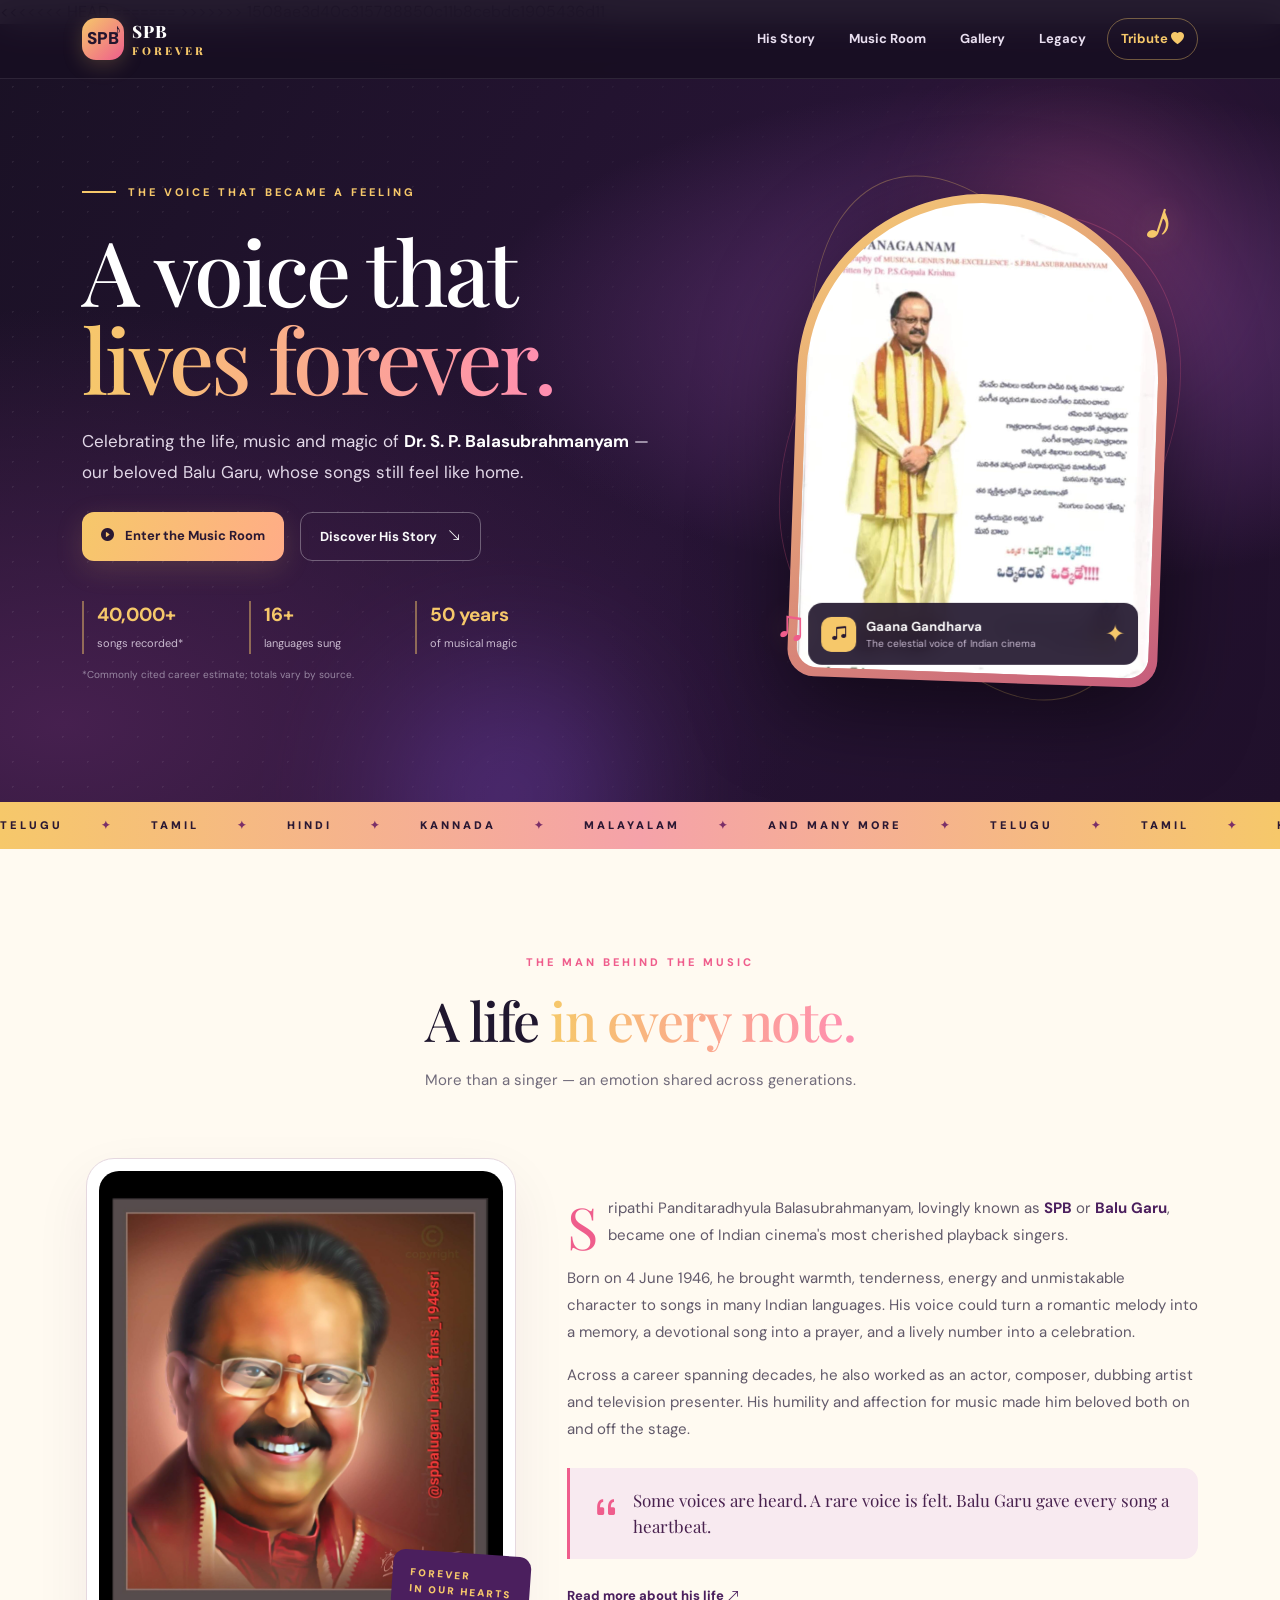
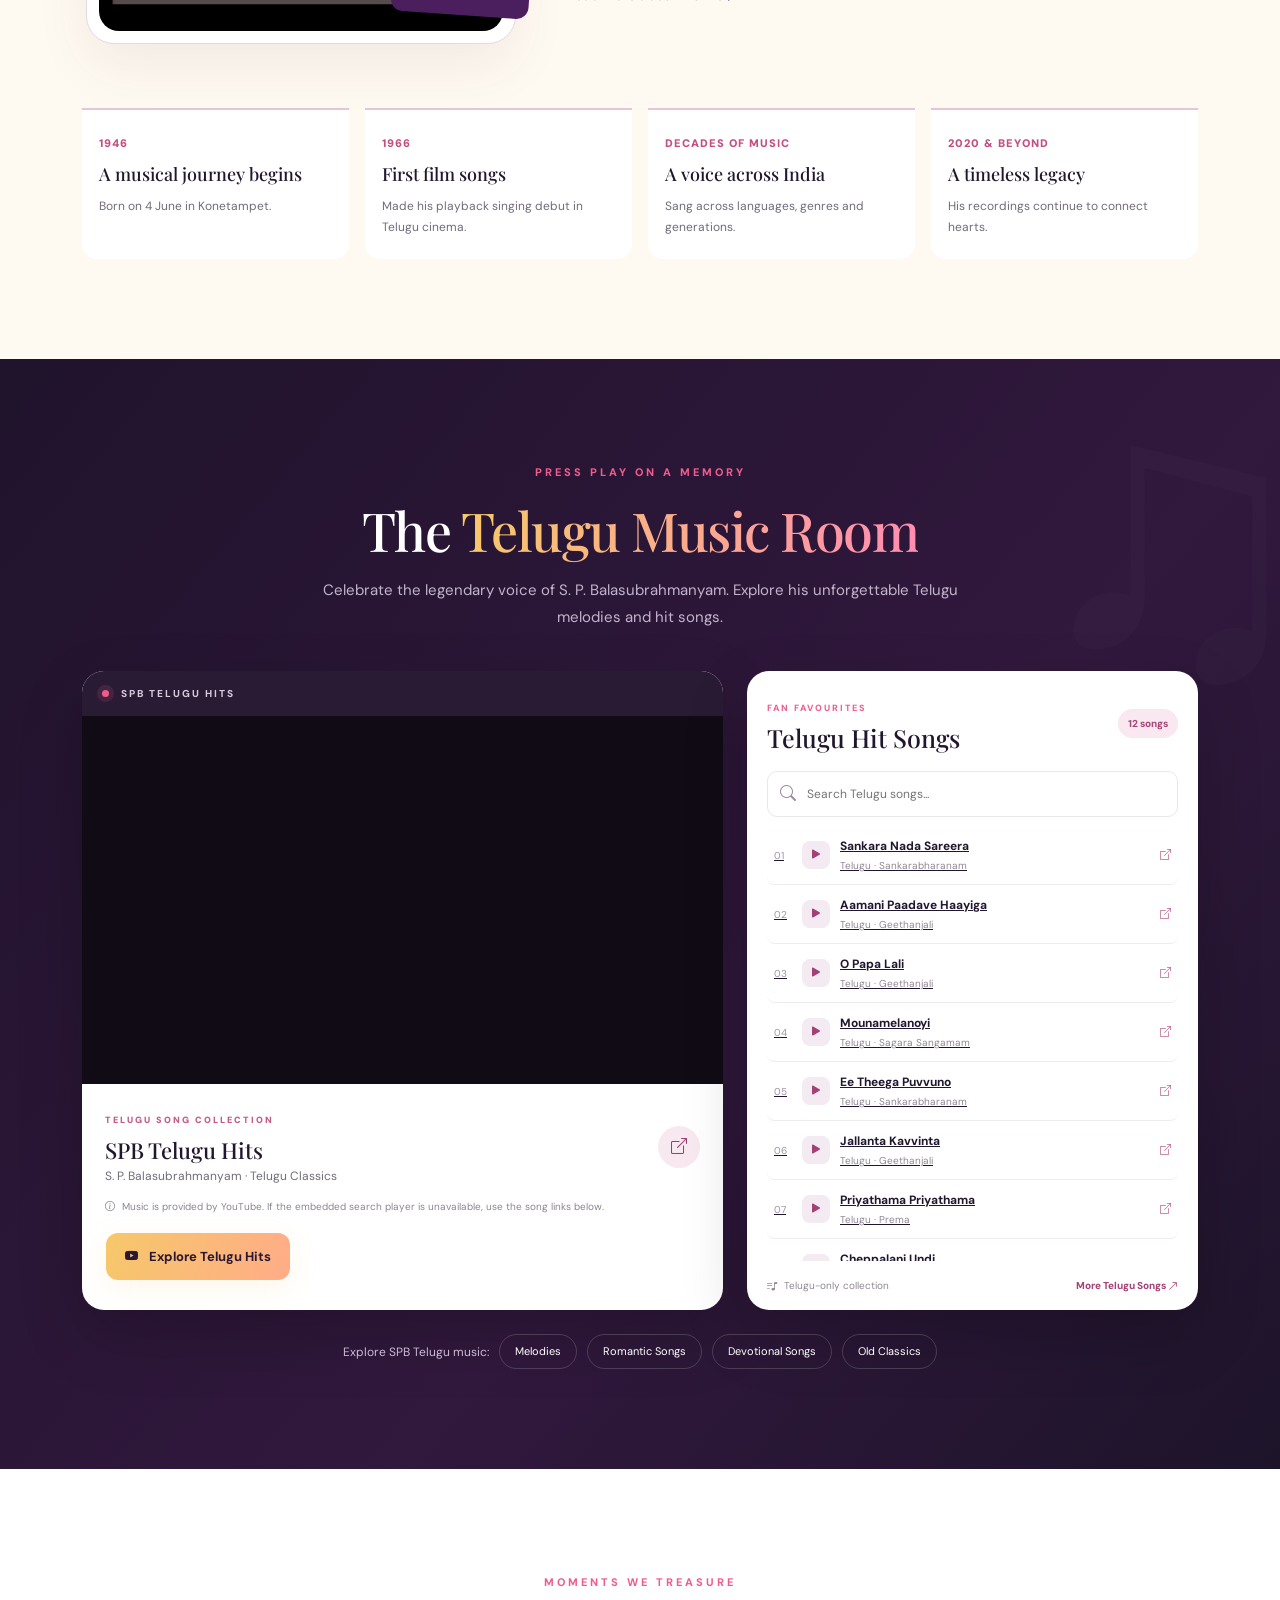
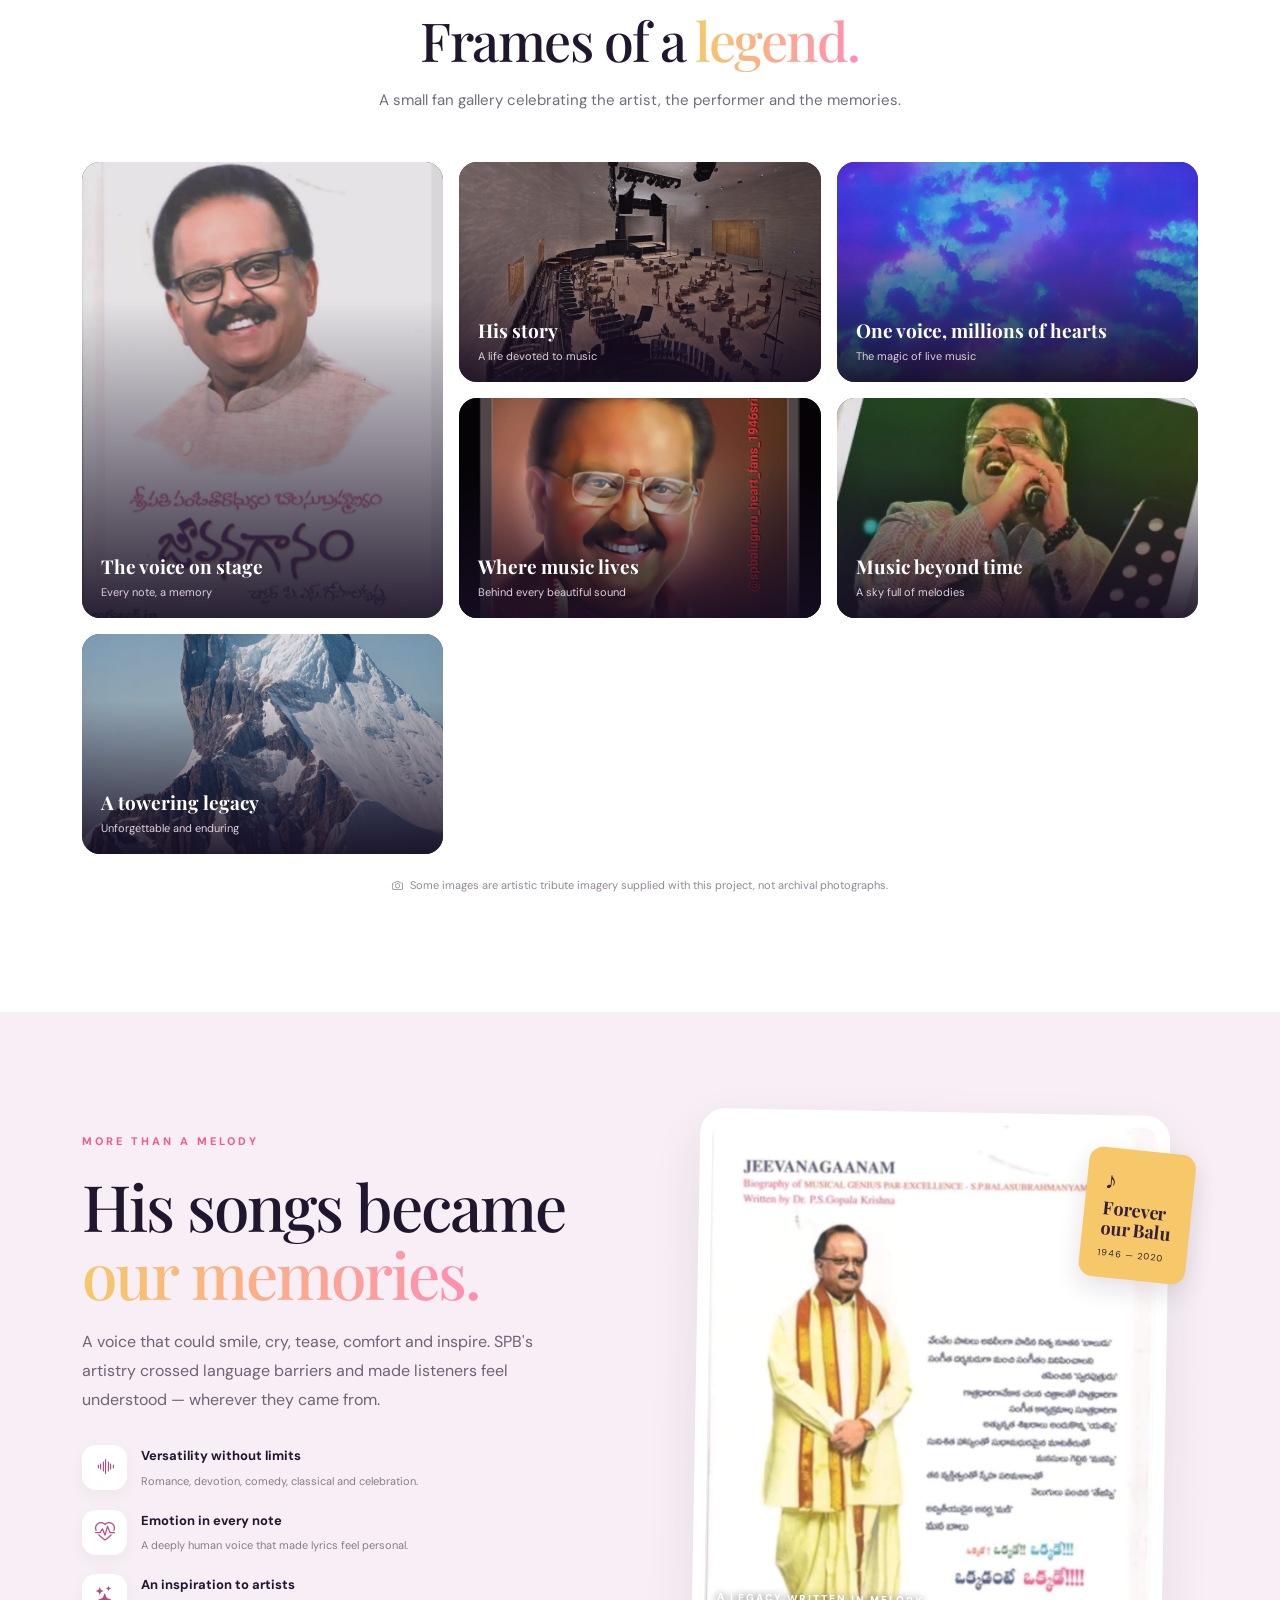
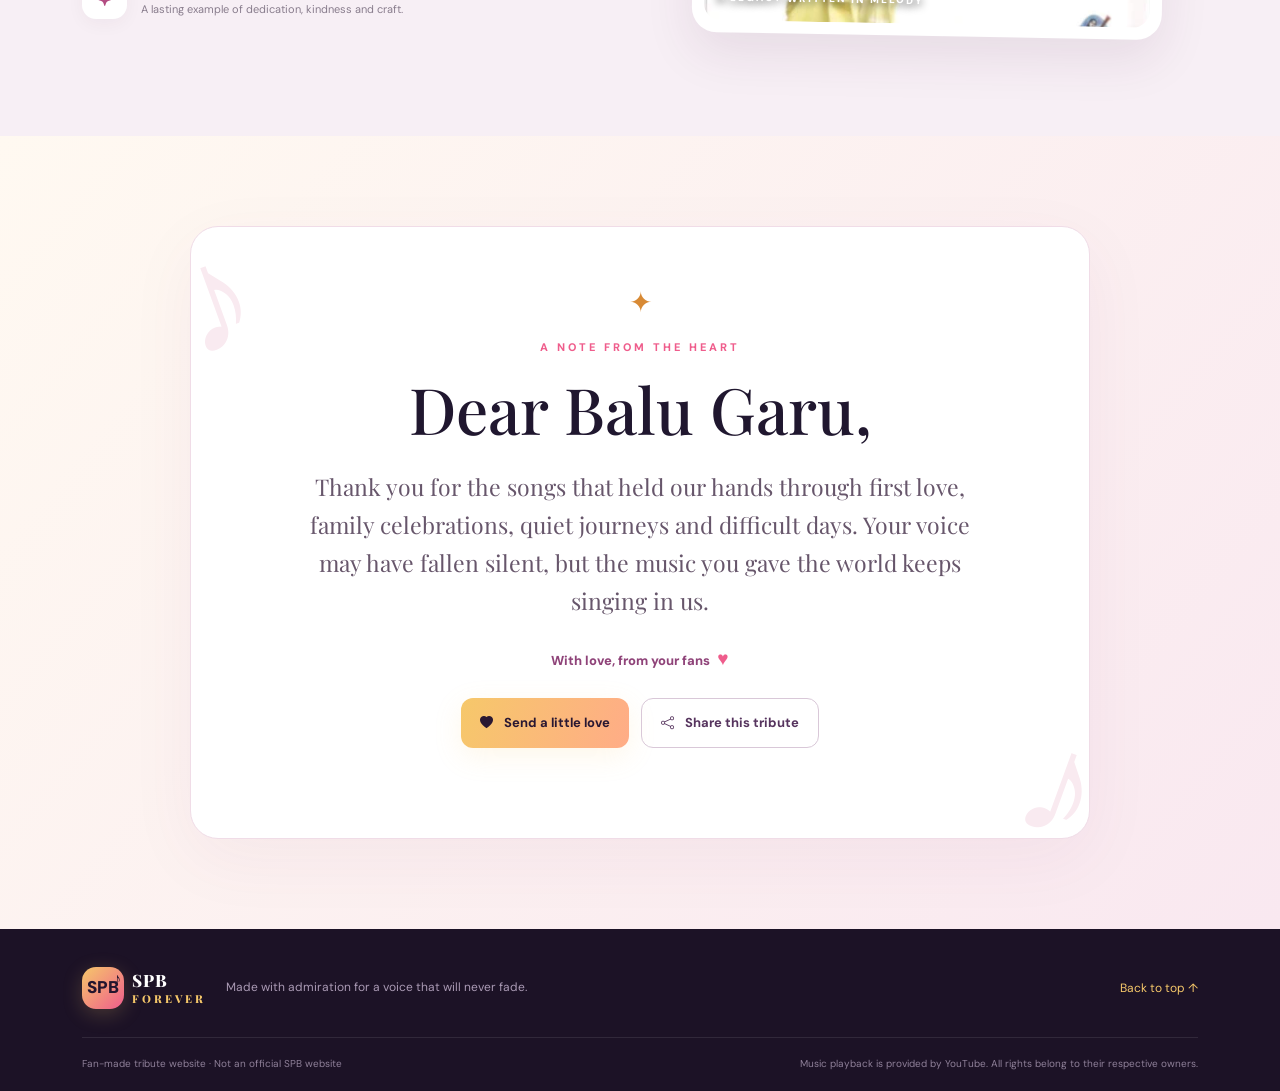
<file: index.html>
<!doctype html>
<html lang="en">
<head>
  <meta charset="utf-8">
  <meta name="viewport" content="width=device-width, initial-scale=1">
  <meta name="description" content="A colorful fan tribute to the legendary Indian playback singer S. P. Balasubrahmanyam.">
<<<<<<< HEAD
  <title>SPB Forever | A Musical Tribute To Great SPB</title>
=======
  <title>SPB Forever | A Musical Tribute</title>
>>>>>>> 1508ae3d40c315788850c11b8cebdc1905436d11

  <!-- Google Fonts -->
  <link rel="preconnect" href="https://fonts.googleapis.com">
  <link href="https://fonts.googleapis.com/css2?family=DM+Sans:wght@400;500;600;700&family=Playfair+Display:wght@600;700;800&display=swap" rel="stylesheet">

  <!-- Bootstrap CSS -->
  <link href="https://cdn.jsdelivr.net/npm/bootstrap@5.3.3/dist/css/bootstrap.min.css" rel="stylesheet">

  <!-- Bootstrap Icons -->
  <link href="https://cdn.jsdelivr.net/npm/bootstrap-icons@1.11.3/font/bootstrap-icons.min.css" rel="stylesheet">

  <!-- Our custom CSS -->
  <link rel="stylesheet" href="style.css">
</head>

<body>

<!-- ================= NAVIGATION BAR ================= -->
<nav class="navbar navbar-expand-lg navbar-dark fixed-top">
  <div class="container">

    <a class="navbar-brand d-flex align-items-center gap-2" href="#home">
      <span class="brand-mark">SPB<span>♪</span></span>
      <span class="brand-name">SPB <em>FOREVER</em></span>
    </a>

    <button class="navbar-toggler"
      type="button"
      data-bs-toggle="collapse"
      data-bs-target="#mainNav"
      aria-label="Toggle navigation">

      <span class="navbar-toggler-icon"></span>
    </button>

    <div class="collapse navbar-collapse" id="mainNav">
      <ul class="navbar-nav ms-auto align-items-lg-center gap-lg-2">

        <li class="nav-item">
          <a class="nav-link" href="#about">His Story</a>
        </li>

        <li class="nav-item">
          <a class="nav-link" href="#music">Music Room</a>
        </li>

        <li class="nav-item">
          <a class="nav-link" href="#gallery">Gallery</a>
        </li>

        <li class="nav-item">
          <a class="nav-link" href="#legacy">Legacy</a>
        </li>

        <li class="nav-item">
          <a class="nav-link nav-tribute" href="#tribute">
            Tribute <i class="bi bi-heart-fill"></i>
          </a>
        </li>

      </ul>
    </div>
  </div>
</nav>


<!-- ================= HERO / HOME SECTION ================= -->
<header class="hero" id="home">

  <div class="hero-glow glow-one"></div>
  <div class="hero-glow glow-two"></div>

  <div class="container hero-content">
    <div class="row align-items-center g-5">

      <div class="col-lg-7">

        <div class="eyebrow">
          <span class="eyebrow-line"></span>
          THE VOICE THAT BECAME A FEELING
        </div>

        <h1>
          A voice that<br>
          <span>lives forever.</span>
        </h1>

        <p class="hero-lead">
          Celebrating the life, music and magic of
          <strong>Dr. S. P. Balasubrahmanyam</strong> —
          our beloved Balu Garu, whose songs still feel like home.
        </p>

        <div class="d-flex flex-wrap gap-3 mt-4">

          <a class="btn btn-gold btn-lg" href="#music">
            <i class="bi bi-play-circle-fill me-2"></i>
            Enter the Music Room
          </a>

          <a class="btn btn-outline-light btn-lg" href="#about">
            Discover His Story
            <i class="bi bi-arrow-down-right ms-2"></i>
          </a>

        </div>

        <div class="hero-stats row g-3 mt-4">

          <div class="col-4">
            <div class="stat">
              <strong>40,000+</strong>
              <span>songs recorded*</span>
            </div>
          </div>

          <div class="col-4">
            <div class="stat">
              <strong>16+</strong>
              <span>languages sung</span>
            </div>
          </div>

          <div class="col-4">
            <div class="stat">
              <strong>50 years</strong>
              <span>of musical magic</span>
            </div>
          </div>

        </div>

        <p class="tiny-note">
          *Commonly cited career estimate; totals vary by source.
        </p>

      </div>

      <div class="col-lg-5">

        <div class="hero-portrait-wrap">

          <div class="portrait-orbit orbit-a"></div>
          <div class="portrait-orbit orbit-b"></div>

          <div class="portrait-card">

            <img
              src="Image1.jpg"
              alt="Portrait of S. P. Balasubrahmanyam"
              class="hero-portrait">

            <div class="portrait-caption">

              <span class="caption-icon">
                <i class="bi bi-music-note-beamed"></i>
              </span>

              <div>
                <strong>Gaana Gandharva</strong>
                <small>The celestial voice of Indian cinema</small>
              </div>

              <span class="caption-star">✦</span>

            </div>
          </div>

          <div class="floating-note note-top">♪</div>
          <div class="floating-note note-bottom">♫</div>

        </div>
      </div>

    </div>
  </div>

  <div class="hero-bottom-wave"></div>
</header>


<!-- ================= LANGUAGE ANIMATION ================= -->
<section class="ticker" aria-label="Languages">
  <div class="ticker-track">

    <span>TELUGU</span><i>✦</i>
    <span>TAMIL</span><i>✦</i>
    <span>HINDI</span><i>✦</i>
    <span>KANNADA</span><i>✦</i>
    <span>MALAYALAM</span><i>✦</i>
    <span>AND MANY MORE</span><i>✦</i>

    <span>TELUGU</span><i>✦</i>
    <span>TAMIL</span><i>✦</i>
    <span>HINDI</span><i>✦</i>
    <span>KANNADA</span><i>✦</i>

  </div>
</section>


<!-- ================= BIOGRAPHY SECTION ================= -->
<section class="section-pad about-section" id="about">

  <div class="container">

    <div class="section-heading text-center">
      <span class="section-kicker">THE MAN BEHIND THE MUSIC</span>
      <h2>A life <span>in every note.</span></h2>
      <p>More than a singer — an emotion shared across generations.</p>
    </div>

    <div class="row align-items-center g-5 mt-2">

      <div class="col-lg-5">
        <div class="about-image-frame">

          <img
            src="Image2.jpg"
            alt="Artistic portrait of Balu Garu">

          <span class="image-stamp">
            FOREVER<br>IN OUR HEARTS
          </span>

        </div>
      </div>

      <div class="col-lg-7">
        <div class="story-copy">

          <p class="dropcap">
            Sripathi Panditaradhyula Balasubrahmanyam, lovingly known as
            <strong>SPB</strong> or <strong>Balu Garu</strong>, became one of
            Indian cinema's most cherished playback singers.
          </p>

          <p>
            Born on 4 June 1946, he brought warmth, tenderness, energy and
            unmistakable character to songs in many Indian languages.
            His voice could turn a romantic melody into a memory, a devotional
            song into a prayer, and a lively number into a celebration.
          </p>

          <p>
            Across a career spanning decades, he also worked as an actor,
            composer, dubbing artist and television presenter. His humility
            and affection for music made him beloved both on and off the stage.
          </p>

          <div class="quote-inline">
            <i class="bi bi-quote"></i>
            <p>
              Some voices are heard. A rare voice is felt.
              Balu Garu gave every song a heartbeat.
            </p>
          </div>

          <a class="text-link"
            href="https://spbindia.com/about-spb/"
            target="_blank"
            rel="noopener">

            Read more about his life
            <i class="bi bi-arrow-up-right"></i>
          </a>

        </div>
      </div>

    </div>

    <!-- Career timeline -->
    <div class="timeline row g-3 mt-5">

      <div class="col-md-3">
        <div class="timeline-card">
          <span>1946</span>
          <h3>A musical journey begins</h3>
          <p>Born on 4 June in Konetampet.</p>
        </div>
      </div>

      <div class="col-md-3">
        <div class="timeline-card">
          <span>1966</span>
          <h3>First film songs</h3>
          <p>Made his playback singing debut in Telugu cinema.</p>
        </div>
      </div>

      <div class="col-md-3">
        <div class="timeline-card">
          <span>Decades of music</span>
          <h3>A voice across India</h3>
          <p>Sang across languages, genres and generations.</p>
        </div>
      </div>

      <div class="col-md-3">
        <div class="timeline-card">
          <span>2020 & beyond</span>
          <h3>A timeless legacy</h3>
          <p>His recordings continue to connect hearts.</p>
        </div>
      </div>

    </div>

  </div>
</section>




<!-- ================= MUSIC PLAYER AND TELUGU PLAYLIST ================= -->
<section class="music-section section-pad" id="music">

  <div class="container">

    <!-- Section Heading -->
    <div class="section-heading text-center light-heading">
      <span class="section-kicker">PRESS PLAY ON A MEMORY</span>
      <h2>The <span>Telugu Music Room</span></h2>
      <p>
        Celebrate the legendary voice of S. P. Balasubrahmanyam.
        Explore his unforgettable Telugu melodies and hit songs.
      </p>
    </div>

    <div class="row g-4 mt-3">

      <!-- ================= YOUTUBE PLAYER ================= -->
      <div class="col-lg-7">

        <div class="player-card">

          <div class="player-topline">
            <span class="live-dot"></span>
            SPB TELUGU HITS
          </div>

          <!-- Embedded Telugu music video -->
          <div class="video-frame">
            <iframe
              id="musicPlayer"
              src="https://www.youtube-nocookie.com/embed?listType=search&list=SP%20Balasubrahmanyam%20Telugu%20hit%20songs"
              title="SPB Telugu hit songs on YouTube"
              allow="accelerometer; autoplay; clipboard-write; encrypted-media; gyroscope; picture-in-picture; web-share"
              allowfullscreen
              loading="lazy">
            </iframe>
          </div>

          <div class="player-info">

            <div>
              <span class="now-label">TELUGU SONG COLLECTION</span>
              <h3 id="nowPlayingTitle">SPB Telugu Hits</h3>
              <p id="nowPlayingMeta">
                S. P. Balasubrahmanyam · Telugu Classics
              </p>
            </div>

            <a
              id="openSong"
              class="round-link"
              href="https://www.youtube.com/results?search_query=SP+Balu+Telugu+hit+songs"
              target="_blank"
              rel="noopener"
              aria-label="Explore Telugu songs on YouTube">

              <i class="bi bi-box-arrow-up-right"></i>
            </a>

          </div>

          <p class="player-disclaimer">
            <i class="bi bi-info-circle me-1"></i>
            Music is provided by YouTube. If the embedded search player
            is unavailable, use the song links below.
          </p>

          <div class="px-4 pb-4">
            <a
              class="btn btn-gold"
              href="https://www.youtube.com/results?search_query=SP+Balu+Telugu+hit+songs"
              target="_blank"
              rel="noopener">

              <i class="bi bi-youtube me-2"></i>
              Explore Telugu Hits
            </a>
          </div>

        </div>

      </div>


      <!-- ================= TELUGU PLAYLIST ================= -->
      <div class="col-lg-5">

        <div class="playlist-card">

          <div class="playlist-head">
            <div>
              <span class="section-kicker">FAN FAVOURITES</span>
              <h3>Telugu Hit Songs</h3>
            </div>

            <span class="playlist-count">12 songs</span>
          </div>


          <!-- Song Search -->
          <div class="playlist-tools">

            <label class="visually-hidden" for="songSearch">
              Search Telugu songs
            </label>

            <i class="bi bi-search"></i>

            <input
              id="songSearch"
              type="search"
              placeholder="Search Telugu songs..."
              autocomplete="off">

          </div>


          <!-- Song List -->
          <div class="song-list" id="songList">


            <!-- SONG 1 -->
            <a
              class="song-row"
              data-title="Sankara Nada Sareera"
              data-language="Telugu"
              href="https://www.youtube.com/results?search_query=SPB+Sankara+Nada+Sareera+Sankarabharanam"
              target="_blank"
              rel="noopener">

              <span class="song-number">01</span>

              <span class="song-play">
                <i class="bi bi-play-fill"></i>
              </span>

              <span class="song-meta">
                <strong>Sankara Nada Sareera</strong>
                <small>Telugu · Sankarabharanam</small>
              </span>

              <span class="song-time">
                <i class="bi bi-box-arrow-up-right"></i>
              </span>

            </a>


            <!-- SONG 2 -->
            <a
              class="song-row"
              data-title="Aamani Paadave Haayiga"
              data-language="Telugu"
              href="https://www.youtube.com/results?search_query=SPB+Aamani+Paadave+Haayiga+Geethanjali"
              target="_blank"
              rel="noopener">

              <span class="song-number">02</span>

              <span class="song-play">
                <i class="bi bi-play-fill"></i>
              </span>

              <span class="song-meta">
                <strong>Aamani Paadave Haayiga</strong>
                <small>Telugu · Geethanjali</small>
              </span>

              <span class="song-time">
                <i class="bi bi-box-arrow-up-right"></i>
              </span>

            </a>


            <!-- SONG 3 -->
            <a
              class="song-row"
              data-title="O Papa Lali"
              data-language="Telugu"
              href="https://www.youtube.com/results?search_query=SPB+O+Papa+Lali+Geethanjali"
              target="_blank"
              rel="noopener">

              <span class="song-number">03</span>

              <span class="song-play">
                <i class="bi bi-play-fill"></i>
              </span>

              <span class="song-meta">
                <strong>O Papa Lali</strong>
                <small>Telugu · Geethanjali</small>
              </span>

              <span class="song-time">
                <i class="bi bi-box-arrow-up-right"></i>
              </span>

            </a>


            <!-- SONG 4 -->
            <a
              class="song-row"
              data-title="Mounamelanoyi"
              data-language="Telugu"
              href="https://www.youtube.com/results?search_query=SPB+Mounamelanoyi+Sagara+Sangamam"
              target="_blank"
              rel="noopener">

              <span class="song-number">04</span>

              <span class="song-play">
                <i class="bi bi-play-fill"></i>
              </span>

              <span class="song-meta">
                <strong>Mounamelanoyi</strong>
                <small>Telugu · Sagara Sangamam</small>
              </span>

              <span class="song-time">
                <i class="bi bi-box-arrow-up-right"></i>
              </span>

            </a>


            <!-- SONG 5 -->
            <a
              class="song-row"
              data-title="Ee Theega Puvvuno"
              data-language="Telugu"
              href="https://www.youtube.com/results?search_query=SPB+Ee+Theega+Puvvuno+Sankarabharanam"
              target="_blank"
              rel="noopener">

              <span class="song-number">05</span>

              <span class="song-play">
                <i class="bi bi-play-fill"></i>
              </span>

              <span class="song-meta">
                <strong>Ee Theega Puvvuno</strong>
                <small>Telugu · Sankarabharanam</small>
              </span>

              <span class="song-time">
                <i class="bi bi-box-arrow-up-right"></i>
              </span>

            </a>


            <!-- SONG 6 -->
            <a
              class="song-row"
              data-title="Jallanta Kavvinta"
              data-language="Telugu"
              href="https://www.youtube.com/results?search_query=SPB+Jallanta+Kavvinta+Geethanjali"
              target="_blank"
              rel="noopener">

              <span class="song-number">06</span>

              <span class="song-play">
                <i class="bi bi-play-fill"></i>
              </span>

              <span class="song-meta">
                <strong>Jallanta Kavvinta</strong>
                <small>Telugu · Geethanjali</small>
              </span>

              <span class="song-time">
                <i class="bi bi-box-arrow-up-right"></i>
              </span>

            </a>


            <!-- SONG 7 -->
            <a
              class="song-row"
              data-title="Priyathama Priyathama"
              data-language="Telugu"
              href="https://www.youtube.com/results?search_query=SPB+Priyathama+Priyathama+Prema+1989"
              target="_blank"
              rel="noopener">

              <span class="song-number">07</span>

              <span class="song-play">
                <i class="bi bi-play-fill"></i>
              </span>

              <span class="song-meta">
                <strong>Priyathama Priyathama</strong>
                <small>Telugu · Prema</small>
              </span>

              <span class="song-time">
                <i class="bi bi-box-arrow-up-right"></i>
              </span>

            </a>


            <!-- SONG 8 -->
            <a
              class="song-row"
              data-title="Cheppalani Undi"
              data-language="Telugu"
              href="https://www.youtube.com/results?search_query=SPB+Cheppalani+Undi+Rudraveena"
              target="_blank"
              rel="noopener">

              <span class="song-number">08</span>

              <span class="song-play">
                <i class="bi bi-play-fill"></i>
              </span>

              <span class="song-meta">
                <strong>Cheppalani Undi</strong>
                <small>Telugu · Rudraveena</small>
              </span>

              <span class="song-time">
                <i class="bi bi-box-arrow-up-right"></i>
              </span>

            </a>


            <!-- SONG 9 -->
            <a
              class="song-row"
              data-title="Nammaku Nammaku"
              data-language="Telugu"
              href="https://www.youtube.com/results?search_query=SPB+Nammaku+Nammaku+Rudraveena"
              target="_blank"
              rel="noopener">

              <span class="song-number">09</span>

              <span class="song-play">
                <i class="bi bi-play-fill"></i>
              </span>

              <span class="song-meta">
                <strong>Nammaku Nammaku</strong>
                <small>Telugu · Rudraveena</small>
              </span>

              <span class="song-time">
                <i class="bi bi-box-arrow-up-right"></i>
              </span>

            </a>


            <!-- SONG 10 -->
            <a
              class="song-row"
              data-title="Yamaho Yama"
              data-language="Telugu"
              href="https://www.youtube.com/results?search_query=SPB+Yamaho+Yama+Jagadeka+Veerudu+Athiloka+Sundari"
              target="_blank"
              rel="noopener">

              <span class="song-number">10</span>

              <span class="song-play">
                <i class="bi bi-play-fill"></i>
              </span>

              <span class="song-meta">
                <strong>Yamaho Yama</strong>
                <small>Telugu · Jagadeka Veerudu Athiloka Sundari</small>
              </span>

              <span class="song-time">
                <i class="bi bi-box-arrow-up-right"></i>
              </span>

            </a>


            <!-- SONG 11 -->
            <a
              class="song-row"
              data-title="Tella Cheeraku"
              data-language="Telugu"
              href="https://www.youtube.com/results?search_query=SPB+Tella+Cheeraku+Telugu+song"
              target="_blank"
              rel="noopener">

              <span class="song-number">11</span>

              <span class="song-play">
                <i class="bi bi-play-fill"></i>
              </span>

              <span class="song-meta">
                <strong>Tella Cheeraku</strong>
                <small>Telugu · SPB song search</small>
              </span>

              <span class="song-time">
                <i class="bi bi-box-arrow-up-right"></i>
              </span>

            </a>


            <!-- SONG 12 -->
            <a
              class="song-row"
              data-title="SPB Telugu Romantic Hits"
              data-language="Telugu"
              href="https://www.youtube.com/results?search_query=SP+Balu+Telugu+romantic+hit+songs"
              target="_blank"
              rel="noopener">

              <span class="song-number">12</span>

              <span class="song-play">
                <i class="bi bi-play-fill"></i>
              </span>

              <span class="song-meta">
                <strong>Telugu Romantic Hits</strong>
                <small>Telugu · SPB melodies</small>
              </span>

              <span class="song-time">
                <i class="bi bi-box-arrow-up-right"></i>
              </span>

            </a>

          </div>


          <!-- Playlist Footer -->
          <div class="playlist-footer">

            <span>
              <i class="bi bi-music-note-list me-1"></i>
              Telugu-only collection
            </span>

            <a
              href="https://www.youtube.com/results?search_query=SP+Balu+Telugu+hit+songs"
              target="_blank"
              rel="noopener">

              More Telugu Songs
              <i class="bi bi-arrow-up-right"></i>

            </a>

          </div>

        </div>

      </div>
    </div>


    <!-- ================= TELUGU SONG LINKS ================= -->
    <div class="language-chips mt-4 text-center">

      <span>Explore SPB Telugu music:</span>

      <a
        href="https://www.youtube.com/results?search_query=SPB+Telugu+melody+songs"
        target="_blank"
        rel="noopener">
        Melodies
      </a>

      <a
        href="https://www.youtube.com/results?search_query=SPB+Telugu+romantic+songs"
        target="_blank"
        rel="noopener">
        Romantic Songs
      </a>

      <a
        href="https://www.youtube.com/results?search_query=SPB+Telugu+devotional+songs"
        target="_blank"
        rel="noopener">
        Devotional Songs
      </a>

      <a
        href="https://www.youtube.com/results?search_query=SPB+Telugu+old+classical+hits"
        target="_blank"
        rel="noopener">
        Old Classics
      </a>

    </div>

  </div>
</section>

<!-- ================= END OF MUSIC PLAYER AND TELUGU PLAYLIST ================= -->


<!-- ================= PHOTO GALLERY ================= -->
<section class="gallery-section section-pad" id="gallery">

  <div class="container">

    <div class="section-heading text-center">
      <span class="section-kicker">MOMENTS WE TREASURE</span>
      <h2>Frames of a <span>legend.</span></h2>
      <p>A small fan gallery celebrating the artist, the performer and the memories.</p>
    </div>

    <div class="gallery-grid mt-5">

      <a href="Image3.jpg"
        class="gallery-item gallery-tall" target="_blank">

        <img src="Image4.jpg" alt="SPB singing on stage">

        <span>
          <strong>The voice on stage</strong>
          <small>Every note, a memory</small>
        </span>
      </a>

      <a href="Image5.jpg"
        class="gallery-item" target="_blank">

        <img src="Image6.jpg" alt="Book cover featuring SPB">

        <span>
          <strong>His story</strong>
          <small>A life devoted to music</small>
        </span>
      </a>

      <a href="Image7.jpg"
        class="gallery-item" target="_blank">

        <img src="Image8.jpg" alt="A concert crowd beneath bright lights">

        <span>
          <strong>One voice, millions of hearts</strong>
          <small>The magic of live music</small>
        </span>
      </a>

      <a href="Image1.jpg"
        class="gallery-item" target="_blank">

        <img src="Image2.jpg" alt="Concert hall with instruments">

        <span>
          <strong>Where music lives</strong>
          <small>Behind every beautiful sound</small>
        </span>
      </a>

      <a href="Image3.jpg"
        class="gallery-item" target="_blank">

        <img src="Image3.jpg" alt="Dreamy blue and purple clouds">

        <span>
          <strong>Music beyond time</strong>
          <small>A sky full of melodies</small>
        </span>
      </a>

      <a href="Image4.jpg"
        class="gallery-item" target="_blank">

        <img src="Image5.jpg" alt="Snow-covered mountain peak">

        <span>
          <strong>A towering legacy</strong>
          <small>Unforgettable and enduring</small>
        </span>
      </a>

    </div>

    <p class="gallery-note">
      <i class="bi bi-camera me-1"></i>
      Some images are artistic tribute imagery supplied with this project,
      not archival photographs.
    </p>

  </div>
</section>


<!-- ================= MUSICAL LEGACY ================= -->
<section class="legacy-section section-pad" id="legacy">

  <div class="container">
    <div class="row align-items-center g-5">

      <div class="col-lg-6">

        <span class="section-kicker">MORE THAN A MELODY</span>

        <h2 class="legacy-title">
          His songs became<br>
          <span>our memories.</span>
        </h2>

        <p class="legacy-copy">
          A voice that could smile, cry, tease, comfort and inspire.
          SPB's artistry crossed language barriers and made listeners
          feel understood — wherever they came from.
        </p>

        <div class="legacy-points">

          <div>
            <span><i class="bi bi-soundwave"></i></span>
            <p>
              <strong>Versatility without limits</strong>
              <small>Romance, devotion, comedy, classical and celebration.</small>
            </p>
          </div>

          <div>
            <span><i class="bi bi-heart-pulse"></i></span>
            <p>
              <strong>Emotion in every note</strong>
              <small>A deeply human voice that made lyrics feel personal.</small>
            </p>
          </div>

          <div>
            <span><i class="bi bi-stars"></i></span>
            <p>
              <strong>An inspiration to artists</strong>
              <small>A lasting example of dedication, kindness and craft.</small>
            </p>
          </div>

        </div>
      </div>

      <div class="col-lg-6">

        <div class="legacy-photo">

          <img
            src="Image1.jpg"
            alt="Balu Garu in traditional attire">

          <div class="legacy-sticker">
            <span>♪</span>
            <strong>Forever<br>our Balu</strong>
            <small>1946 — 2020</small>
          </div>

          <div class="legacy-bottom-caption">
            A LEGACY WRITTEN IN MELODY
          </div>

        </div>

      </div>
    </div>
  </div>
</section>


<!-- ================= TRIBUTE MESSAGE ================= -->
<section class="tribute-section section-pad" id="tribute">

  <div class="container">

    <div class="tribute-box">

      <div class="tribute-sparkle">✦</div>
      <span class="section-kicker">A NOTE FROM THE HEART</span>

      <h2>Dear Balu Garu,</h2>

      <p class="tribute-message">
        Thank you for the songs that held our hands through first love,
        family celebrations, quiet journeys and difficult days.
        Your voice may have fallen silent, but the music you gave the
        world keeps singing in us.
      </p>

      <div class="tribute-signature">
        With love, from your fans <span>♥</span>
      </div>

      <div class="tribute-actions">

        <button class="btn btn-gold" id="dedicateBtn">
          <i class="bi bi-heart-fill me-2"></i>
          Send a little love
        </button>

        <button class="btn btn-outline-dark" id="shareBtn">
          <i class="bi bi-share me-2"></i>
          Share this tribute
        </button>

      </div>

      <p id="tributeFeedback" class="tribute-feedback" aria-live="polite"></p>

    </div>
  </div>
</section>


<!-- ================= FOOTER ================= -->
<footer class="site-footer">

  <div class="container">

    <div class="footer-main">

      <a class="navbar-brand d-flex align-items-center gap-2" href="#home">
        <span class="brand-mark">SPB<span>♪</span></span>
        <span class="brand-name">SPB <em>FOREVER</em></span>
      </a>

      <p>Made with admiration for a voice that will never fade.</p>

      <a class="back-top" href="#home">Back to top ↑</a>

    </div>

    <div class="footer-bottom">
      <span>Fan-made tribute website · Not an official SPB website</span>
      <span>
        Music playback is provided by YouTube.
        All rights belong to their respective owners.
      </span>
    </div>

  </div>
</footer>


<!-- Bootstrap JavaScript -->
<script src="https://cdn.jsdelivr.net/npm/bootstrap@5.3.3/dist/js/bootstrap.bundle.min.js"></script>

<!-- Our custom JavaScript -->
<script src="script.js"></script>

</body>
</html>
</file>
<file: style.css>
/* =========================================
   SPB FOREVER - FAN WEBSITE STYLES
   ========================================= */

:root {
  --ink: #20172f;
  --muted: #716b7b;
  --plum: #4b1f5e;
  --purple: #713b91;
  --pink: #ef5d8c;
  --gold: #f6c86a;
  --cream: #fffaf1;
  --dark: #171020;
}

* {
  box-sizing: border-box;
}

html {
  scroll-behavior: smooth;
  scroll-padding-top: 84px;
}

body {
  font-family: "DM Sans", sans-serif;
  color: var(--ink);
  overflow-x: hidden;
}

h1, h2, h3, .brand-name {
  font-family: "Playfair Display", serif;
}

p {
  line-height: 1.8;
}

/* =========================================
   NAVIGATION AND LOGO
   ========================================= */

.navbar {
  background: rgba(24, 14, 34, 0.94);
  backdrop-filter: blur(16px);
  padding: 13px 0;
  border-bottom: 1px solid #ffffff18;
}

.brand-mark {
  display: grid;
  place-items: center;
  width: 42px;
  height: 42px;
  border-radius: 14px;
  background: linear-gradient(135deg, var(--gold), var(--pink));
  color: #24152e;
  font-weight: 900;
  font-size: 17px;
  position: relative;
  box-shadow: 0 5px 20px #f6c86a35;
}

.brand-mark span {
  position: absolute;
  right: 3px;
  top: 0;
  font-size: 16px;
}

.brand-name {
  font-weight: 800;
  letter-spacing: 1px;
  font-size: 17px;
  color: #fff;
}

.brand-name em {
  font-style: normal;
  color: var(--gold);
  font-size: 11px;
  display: block;
  letter-spacing: 3px;
  margin-top: -2px;
}

.nav-link {
  color: #e9dff0 !important;
  font-size: 13px;
  font-weight: 700;
  padding: 10px 13px !important;
}

.nav-link:hover {
  color: var(--gold) !important;
}

.nav-tribute {
  border: 1px solid #f6c86a66;
  border-radius: 30px;
  color: var(--gold) !important;
}

/* =========================================
   HERO / HOME SECTION
   ========================================= */

.hero {
  min-height: 740px;
  padding: 150px 0 100px;
  position: relative;
  overflow: hidden;
  color: white;
  background:
    radial-gradient(ellipse at 80% 40%, #603273 0%, transparent 38%),
    radial-gradient(ellipse at 5% 90%, #46204f 0%, transparent 42%),
    linear-gradient(120deg, #1a1125, #271435 55%, #20102b);
}

.hero:before {
  content: "";
  position: absolute;
  inset: 0;
  background-image: radial-gradient(#ffffff12 1px, transparent 1px);
  background-size: 25px 25px;
  mask-image: linear-gradient(to right, black, transparent);
}

.hero-content {
  position: relative;
  z-index: 2;
}

.eyebrow,
.section-kicker {
  font-size: 11px;
  font-weight: 800;
  letter-spacing: 3px;
  color: var(--pink);
  display: inline-flex;
  align-items: center;
  gap: 12px;
}

.eyebrow {
  color: var(--gold);
}

.eyebrow-line {
  width: 34px;
  height: 2px;
  background: var(--gold);
}

.hero h1 {
  font-size: clamp(3.7rem, 7vw, 6.7rem);
  line-height: 0.98;
  letter-spacing: -3px;
  margin: 25px 0;
}

.hero h1 span,
.section-heading h2 span,
.legacy-title span {
  background: linear-gradient(90deg, var(--gold), #ff8db1);
  background-clip: text;
  -webkit-background-clip: text;
  color: transparent;
}

.hero-lead {
  color: #e2d8e8;
  max-width: 570px;
  font-size: 17px;
}

.hero-lead strong {
  color: white;
}

.btn {
  border-radius: 12px;
  font-weight: 700;
  font-size: 13px;
  padding: 14px 19px;
}

.btn-gold {
  background: linear-gradient(110deg, var(--gold), #ffac87);
  border: 0;
  color: #2a1832;
  box-shadow: 0 8px 28px #f6c86a25;
  transition: 0.25s;
}

.btn-gold:hover {
  transform: translateY(-2px);
  color: #2a1832;
  box-shadow: 0 12px 32px #f6c86a40;
}

.btn-outline-light {
  border-color: #ffffff50;
}

.hero-stats {
  max-width: 500px;
}

.stat {
  border-left: 2px solid #f6c86a75;
  padding-left: 13px;
}

.stat strong {
  display: block;
  font-size: 19px;
  color: var(--gold);
}

.stat span {
  font-size: 11px;
  color: #c9bacf;
}

.tiny-note {
  font-size: 10px;
  color: #9887a2;
  margin-top: 12px;
}

/* Hero portrait and logo decoration */

.hero-portrait-wrap {
  max-width: 410px;
  margin: auto;
  position: relative;
  padding: 20px;
}

.portrait-card {
  position: relative;
  z-index: 1;
  background: linear-gradient(145deg, #f7ce75, #c65c7c);
  padding: 9px;
  border-radius: 190px 190px 28px 28px;
  box-shadow: 0 25px 90px #0008;
  transform: rotate(2deg);
}

.hero-portrait {
  width: 100%;
  height: 470px;
  object-fit: cover;
  object-position: center 20%;
  border-radius: 185px 185px 22px 22px;
  display: block;
  filter: saturate(0.92);
}

.portrait-caption {
  position: absolute;
  bottom: 17px;
  left: 20px;
  right: 20px;
  display: flex;
  align-items: center;
  gap: 10px;
  background: #20152de8;
  backdrop-filter: blur(10px);
  padding: 13px;
  border-radius: 14px;
  transform: rotate(-2deg);
}

.caption-icon {
  width: 35px;
  height: 35px;
  display: grid;
  place-items: center;
  background: var(--gold);
  color: #271832;
  border-radius: 10px;
}

.portrait-caption strong,
.portrait-caption small {
  display: block;
}

.portrait-caption strong {
  font-size: 13px;
}

.portrait-caption small {
  font-size: 10px;
  color: #c9bbd2;
}

.caption-star {
  margin-left: auto;
  color: var(--gold);
  font-size: 24px;
}

.portrait-orbit {
  position: absolute;
  border: 1px solid #f6c86a55;
  border-radius: 50%;
  inset: -10px;
  transform: rotate(-20deg) scaleX(0.7);
}

.orbit-b {
  inset: 20px -30px;
  transform: rotate(35deg) scaleX(0.75);
  border-color: #ef5d8c55;
}

.floating-note {
  position: absolute;
  z-index: 2;
  color: var(--gold);
  font-size: 58px;
  text-shadow: 0 0 30px #f6c86a55;
}

.note-top {
  top: 4px;
  right: 10px;
  transform: rotate(18deg);
}

.note-bottom {
  bottom: 45px;
  left: 0;
  font-size: 43px;
  color: var(--pink);
}

.hero-glow {
  position: absolute;
  border-radius: 50%;
  filter: blur(70px);
  opacity: 0.3;
}

.glow-one {
  width: 200px;
  height: 200px;
  background: #e85b91;
  right: 8%;
  top: 15%;
}

.glow-two {
  width: 250px;
  height: 250px;
  background: #8a55e9;
  left: 30%;
  bottom: -15%;
}

/* =========================================
   MOVING LANGUAGE STRIP
   ========================================= */

.ticker {
  background: linear-gradient(90deg, #f6c86a, #f5a2a9, #f6c86a);
  overflow: hidden;
  white-space: nowrap;
  padding: 15px 0;
  color: #2b1833;
  font-size: 11px;
  font-weight: 900;
  letter-spacing: 3px;
}

.ticker-track {
  display: flex;
  align-items: center;
  justify-content: space-around;
  gap: 38px;
  min-width: 950px;
  animation: marquee 30s linear infinite;
}

.ticker i {
  font-style: normal;
  color: #7b2f68;
}

@keyframes marquee {
  to {
    transform: translateX(-25%);
  }
}

/* =========================================
   GENERAL SECTIONS
   ========================================= */

.section-pad {
  padding: 100px 0;
}

.about-section {
  background: var(--cream);
}

.section-heading {
  max-width: 690px;
  margin: 0 auto;
}

.section-heading h2 {
  font-size: clamp(2.4rem, 4.2vw, 4rem);
  letter-spacing: -1.5px;
  margin: 15px 0;
}

.section-heading p {
  color: var(--muted);
  font-size: 15px;
}

/* =========================================
   BIOGRAPHY
   ========================================= */

.about-image-frame {
  position: relative;
  padding: 12px;
  border: 1px solid #e5d8df;
  border-radius: 28px;
  background: #fff;
  box-shadow: 0 22px 55px #43204c12;
  max-width: 430px;
  margin: auto;
}

.about-image-frame img {
  width: 100%;
  height: 460px;
  object-fit: cover;
  object-position: center 20%;
  border-radius: 20px;
}

.image-stamp {
  position: absolute;
  bottom: 28px;
  right: -15px;
  padding: 15px 18px;
  background: var(--plum);
  color: var(--gold);
  font-size: 10px;
  font-weight: 900;
  letter-spacing: 2px;
  line-height: 1.6;
  border-radius: 12px;
  transform: rotate(4deg);
}

.story-copy {
  font-size: 15px;
  color: #61596a;
}

.story-copy strong {
  color: var(--plum);
}

.dropcap:first-letter {
  float: left;
  font-family: "Playfair Display", serif;
  font-size: 58px;
  line-height: 0.8;
  padding: 8px 10px 0 0;
  color: var(--pink);
}

.quote-inline {
  display: flex;
  gap: 13px;
  padding: 20px 22px;
  margin: 25px 0;
  background: #f8eaf0;
  border-left: 3px solid var(--pink);
  border-radius: 0 14px 14px 0;
}

.quote-inline i {
  font-size: 28px;
  color: var(--pink);
}

.quote-inline p {
  font-family: "Playfair Display", serif;
  font-size: 17px;
  color: #48214e;
  margin: 0;
  line-height: 1.5;
}

.text-link {
  color: var(--plum);
  font-weight: 800;
  text-decoration: none;
  font-size: 13px;
}

.text-link:hover {
  color: var(--pink);
}

/* Career timeline */

.timeline-card {
  height: 100%;
  border-top: 2px solid #e8c5d4;
  padding: 20px 17px;
  background: #fff;
  border-radius: 0 0 15px 15px;
}

.timeline-card span {
  color: #c34f83;
  font-size: 11px;
  font-weight: 900;
  letter-spacing: 1px;
  text-transform: uppercase;
}

.timeline-card h3 {
  font-size: 18px;
  margin: 10px 0;
}

.timeline-card p {
  font-size: 12px;
  color: var(--muted);
  margin: 0;
}

/* =========================================
   MUSIC SECTION
   ========================================= */

.music-section {
  background: linear-gradient(130deg, #20132c, #31183d 60%, #1d142a);
  color: #fff;
  position: relative;
  overflow: hidden;
}

.music-section:before {
  content: "♫";
  position: absolute;
  font-family: serif;
  font-size: 400px;
  color: #ffffff04;
  right: -40px;
  top: -120px;
}

.light-heading p {
  color: #c3b4cd;
}

.player-card,
.playlist-card {
  background: #fff;
  color: var(--ink);
  border-radius: 22px;
  overflow: hidden;
  box-shadow: 0 25px 65px #0003;
  height: 100%;
}

.player-topline {
  background: #2a1b35;
  color: #d9cadd;
  padding: 15px 20px;
  font-size: 10px;
  font-weight: 800;
  letter-spacing: 2px;
}

.live-dot {
  display: inline-block;
  width: 7px;
  height: 7px;
  border-radius: 50%;
  background: #ee5c89;
  box-shadow: 0 0 0 5px #ee5c8924;
  margin-right: 8px;
}

.video-frame {
  aspect-ratio: 16 / 9;
  background: #100b15;
}

.video-frame iframe {
  width: 100%;
  height: 100%;
  border: 0;
}

.player-info {
  display: flex;
  justify-content: space-between;
  align-items: center;
  padding: 22px 23px 10px;
}

.now-label {
  font-size: 9px;
  letter-spacing: 2px;
  font-weight: 900;
  color: #c35b86;
}

.player-info h3 {
  font-size: 22px;
  margin: 7px 0 3px;
}

.player-info p {
  font-size: 12px;
  color: var(--muted);
  margin: 0;
}

.round-link {
  width: 42px;
  height: 42px;
  border-radius: 50%;
  display: grid;
  place-items: center;
  background: #f8e8ef;
  color: #9c3e70;
  text-decoration: none;
}

.player-disclaimer {
  font-size: 10px;
  color: #8d8494;
  padding: 0 23px 17px;
  margin: 0;
}

/* Playlist */

.playlist-card {
  padding: 23px 20px 0;
}

.playlist-head {
  display: flex;
  justify-content: space-between;
  align-items: center;
  margin-bottom: 18px;
}

.playlist-head .section-kicker {
  font-size: 9px;
  letter-spacing: 2px;
}

.playlist-head h3 {
  font-size: 25px;
  margin: 5px 0 0;
}

.playlist-count {
  font-size: 10px;
  font-weight: 800;
  background: #f9e8ef;
  color: #a54477;
  padding: 7px 10px;
  border-radius: 20px;
}

.playlist-tools {
  display: flex;
  align-items: center;
  gap: 9px;
  padding: 10px 12px;
  border: 1px solid #ece5ed;
  border-radius: 10px;
  color: #9a8b9d;
  margin-bottom: 9px;
}

.playlist-tools input {
  width: 100%;
  border: 0;
  outline: 0;
  font: inherit;
  font-size: 12px;
}

.song-list {
  max-height: 435px;
  overflow: auto;
  scrollbar-width: thin;
  scrollbar-color: #dfc7d8 transparent;
}

.song-row {
  width: 100%;
  border: 0;
  background: transparent;
  display: flex;
  align-items: center;
  gap: 10px;
  text-align: left;
  padding: 11px 7px;
  border-bottom: 1px solid #f0eaf1;
  border-radius: 8px;
  color: var(--ink);
  transition: 0.2s;
  cursor: pointer;
}

.song-row:hover,
.song-row.active {
  background: #fff3f7;
}

.song-number {
  font-size: 10px;
  color: #9e91a4;
  width: 18px;
}

.song-play {
  width: 28px;
  height: 28px;
  display: grid;
  place-items: center;
  background: #f4eaf1;
  color: #a34177;
  border-radius: 8px;
  flex-shrink: 0;
}

.song-row.active .song-play {
  background: linear-gradient(135deg, var(--pink), #bd6ac0);
  color: white;
}

.song-meta {
  min-width: 0;
  flex: 1;
}

.song-meta strong,
.song-meta small {
  display: block;
  white-space: nowrap;
  overflow: hidden;
  text-overflow: ellipsis;
}

.song-meta strong {
  font-size: 12px;
}

.song-meta small {
  font-size: 10px;
  color: #918695;
  margin-top: 3px;
}

.song-time {
  font-size: 11px;
  color: #bd6b92;
}

.playlist-footer {
  display: flex;
  justify-content: space-between;
  gap: 10px;
  align-items: center;
  padding: 17px 0;
  font-size: 10px;
  color: #918695;
}

.playlist-footer a {
  color: #a44175;
  font-weight: 800;
  text-decoration: none;
}

/* Language links */

.language-chips {
  display: flex;
  justify-content: center;
  align-items: center;
  flex-wrap: wrap;
  gap: 10px;
  color: #cbbbd4;
  font-size: 12px;
}

.language-chips a {
  border: 1px solid #ffffff2a;
  border-radius: 20px;
  padding: 8px 15px;
  text-decoration: none;
  color: #fff;
  font-size: 11px;
}

.language-chips a:hover {
  background: var(--gold);
  color: #24152e;
}

/* =========================================
   PHOTO GALLERY
   ========================================= */

.gallery-section {
  background: #fff;
}

.gallery-grid {
  display: grid;
  grid-template-columns: repeat(3, 1fr);
  grid-auto-rows: 220px;
  gap: 16px;
}

.gallery-item {
  position: relative;
  overflow: hidden;
  border-radius: 18px;
  background: #281831;
  display: block;
  isolation: isolate;
}

.gallery-item.gallery-tall {
  grid-row: span 2;
}

.gallery-item img {
  width: 100%;
  height: 100%;
  object-fit: cover;
  transition: transform 0.5s, opacity 0.5s;
  opacity: 0.88;
}

.gallery-item:after {
  content: "";
  position: absolute;
  inset: 30% 0 0;
  background: linear-gradient(transparent, #160d22e8);
  z-index: 0;
}

.gallery-item span {
  position: absolute;
  bottom: 18px;
  left: 19px;
  right: 15px;
  color: #fff;
  z-index: 1;
}

.gallery-item strong,
.gallery-item small {
  display: block;
}

.gallery-item strong {
  font-family: "Playfair Display", serif;
  font-size: 19px;
}

.gallery-item small {
  font-size: 11px;
  color: #ddcfdf;
  margin-top: 3px;
}

.gallery-item:hover img {
  transform: scale(1.06);
  opacity: 1;
}

.gallery-note {
  text-align: center;
  font-size: 11px;
  color: #918696;
  margin-top: 22px;
}

/* =========================================
   MUSICAL LEGACY
   ========================================= */

.legacy-section {
  background: #f7eff5;
}

.legacy-title {
  font-size: clamp(2.8rem, 5vw, 4.5rem);
  line-height: 1.06;
  letter-spacing: -2px;
  margin: 20px 0;
}

.legacy-copy {
  color: #6e6274;
  max-width: 500px;
}

.legacy-points {
  display: grid;
  gap: 17px;
  margin-top: 30px;
}

.legacy-points > div {
  display: flex;
  gap: 14px;
  align-items: center;
}

.legacy-points > div > span {
  width: 45px;
  height: 45px;
  display: grid;
  place-items: center;
  flex-shrink: 0;
  border-radius: 14px;
  background: #fff;
  color: #b34d82;
  font-size: 20px;
  box-shadow: 0 5px 18px #3d18340b;
}

.legacy-points p {
  margin: 0;
}

.legacy-points strong,
.legacy-points small {
  display: block;
}

.legacy-points strong {
  font-size: 13px;
}

.legacy-points small {
  font-size: 11px;
  color: #887c8c;
  margin-top: 4px;
}

.legacy-photo {
  position: relative;
  max-width: 470px;
  margin: auto;
  padding: 12px;
  background: #fff;
  border-radius: 25px;
  box-shadow: 0 20px 50px #49214d18;
  transform: rotate(1deg);
}

.legacy-photo > img {
  width: 100%;
  height: 500px;
  object-fit: cover;
  object-position: center 15%;
  border-radius: 17px;
}

.legacy-sticker {
  position: absolute;
  right: -22px;
  top: 35px;
  background: var(--gold);
  color: #352039;
  padding: 15px 18px;
  border-radius: 14px;
  box-shadow: 0 10px 25px #27122c20;
  transform: rotate(5deg);
}

.legacy-sticker span {
  font-size: 24px;
  display: block;
}

.legacy-sticker strong {
  display: block;
  font-family: "Playfair Display", serif;
  font-size: 18px;
  line-height: 1.1;
}

.legacy-sticker small {
  font-size: 9px;
  letter-spacing: 1px;
}

.legacy-bottom-caption {
  position: absolute;
  bottom: 28px;
  left: 25px;
  color: #fff;
  font-size: 10px;
  font-weight: 900;
  letter-spacing: 2px;
  text-shadow: 0 2px 8px #000;
}

/* =========================================
   TRIBUTE SECTION
   ========================================= */

.tribute-section {
  background: linear-gradient(130deg, #fff9f1, #f9e8f0);
  padding: 90px 0;
}

.tribute-box {
  max-width: 900px;
  margin: auto;
  text-align: center;
  background: #fff;
  border: 1px solid #f0dce7;
  border-radius: 28px;
  padding: 55px 8%;
  position: relative;
  box-shadow: 0 20px 70px #6d2c5b0d;
  overflow: hidden;
}

.tribute-box:before,
.tribute-box:after {
  content: "♪";
  position: absolute;
  font-size: 150px;
  color: #f9eaf0;
  z-index: 0;
}

.tribute-box:before {
  top: -40px;
  left: -15px;
  transform: rotate(-20deg);
}

.tribute-box:after {
  bottom: -60px;
  right: -10px;
  transform: rotate(20deg);
}

.tribute-box > * {
  position: relative;
  z-index: 1;
}

.tribute-sparkle {
  font-size: 28px;
  color: #d88a35;
  margin-bottom: 10px;
}

.tribute-box h2 {
  font-size: clamp(2.7rem, 5vw, 4rem);
  margin: 13px 0 20px;
}

.tribute-message {
  font-family: "Playfair Display", serif;
  font-size: clamp(17px, 2.2vw, 23px);
  line-height: 1.65;
  color: #67566b;
  max-width: 700px;
  margin: 0 auto;
}

.tribute-signature {
  font-size: 13px;
  font-weight: 800;
  color: #8f4379;
  margin: 25px 0;
}

.tribute-signature span {
  color: var(--pink);
  font-size: 19px;
  margin-left: 4px;
}

.tribute-actions {
  display: flex;
  justify-content: center;
  flex-wrap: wrap;
  gap: 12px;
}

.btn-outline-dark {
  border-color: #d9c8d8;
  color: #56345e;
}

.btn-outline-dark:hover {
  background: #2b1a35;
  color: #fff;
}

.tribute-feedback {
  min-height: 20px;
  font-size: 12px;
  color: #a34175;
  margin: 15px 0 0;
}

/* =========================================
   FOOTER
   ========================================= */

.site-footer {
  background: #1c1226;
  color: #d8cadd;
  padding: 38px 0 20px;
}

.footer-main {
  display: flex;
  align-items: center;
  gap: 20px;
  flex-wrap: wrap;
  padding-bottom: 28px;
}

.footer-main p {
  font-size: 12px;
  color: #aa9ab4;
  margin: 0;
  flex: 1;
}

.back-top {
  font-size: 12px;
  color: var(--gold);
  text-decoration: none;
}

.footer-bottom {
  border-top: 1px solid #ffffff18;
  padding-top: 18px;
  display: flex;
  justify-content: space-between;
  gap: 12px;
  flex-wrap: wrap;
  color: #8f8099;
  font-size: 10px;
}

/* =========================================
   TABLET RESPONSIVENESS
   ========================================= */

@media (max-width: 991px) {
  .hero {
    padding-top: 130px;
  }

  .hero-portrait-wrap {
    max-width: 350px;
  }

  .hero-portrait {
    height: 400px;
  }

  .section-pad {
    padding: 75px 0;
  }

  .nav-tribute {
    display: inline-block;
    margin-top: 8px;
  }

  .gallery-grid {
    grid-auto-rows: 190px;
  }
}

/* =========================================
   MOBILE RESPONSIVENESS
   ========================================= */

@media (max-width: 767px) {
  .hero {
    padding: 125px 0 75px;
  }

  .hero h1 {
    font-size: clamp(3.5rem, 15vw, 5rem);
  }

  .hero-lead {
    font-size: 15px;
  }

  .hero-portrait-wrap {
    max-width: 330px;
    margin-top: 15px;
  }

  .hero-portrait {
    height: 380px;
  }

  .section-pad {
    padding: 65px 0;
  }

  .about-image-frame img {
    height: 390px;
  }

  .timeline-card {
    min-height: 145px;
  }

  .gallery-grid {
    grid-template-columns: repeat(2, 1fr);
    grid-auto-rows: 170px;
    gap: 10px;
  }

  .gallery-item.gallery-tall {
    grid-row: span 2;
  }

  .gallery-item strong {
    font-size: 15px;
  }

  .gallery-item span {
    left: 12px;
    bottom: 12px;
  }

  .legacy-photo > img {
    height: 420px;
  }

  .legacy-sticker {
    right: -7px;
  }

  .tribute-box {
    padding: 45px 7%;
  }

  .footer-main {
    align-items: flex-start;
  }

  .footer-main p {
    flex-basis: 100%;
    order: 3;
  }
}

/* =========================================
   SMALL MOBILE SCREENS
   ========================================= */

@media (max-width: 420px) {
  .gallery-grid {
    grid-template-columns: 1fr;
    grid-auto-rows: 220px;
  }

  .gallery-item.gallery-tall {
    grid-row: span 1;
  }

  .hero-stats {
    margin-top: 25px !important;
  }

  .stat strong {
    font-size: 16px;
  }

  .stat span {
    font-size: 10px;
  }

  .playlist-card {
    padding-left: 14px;
    padding-right: 14px;
  }

  .song-row {
    gap: 7px;
  }

  .song-meta strong {
    font-size: 11px;
  }
}
</file>
